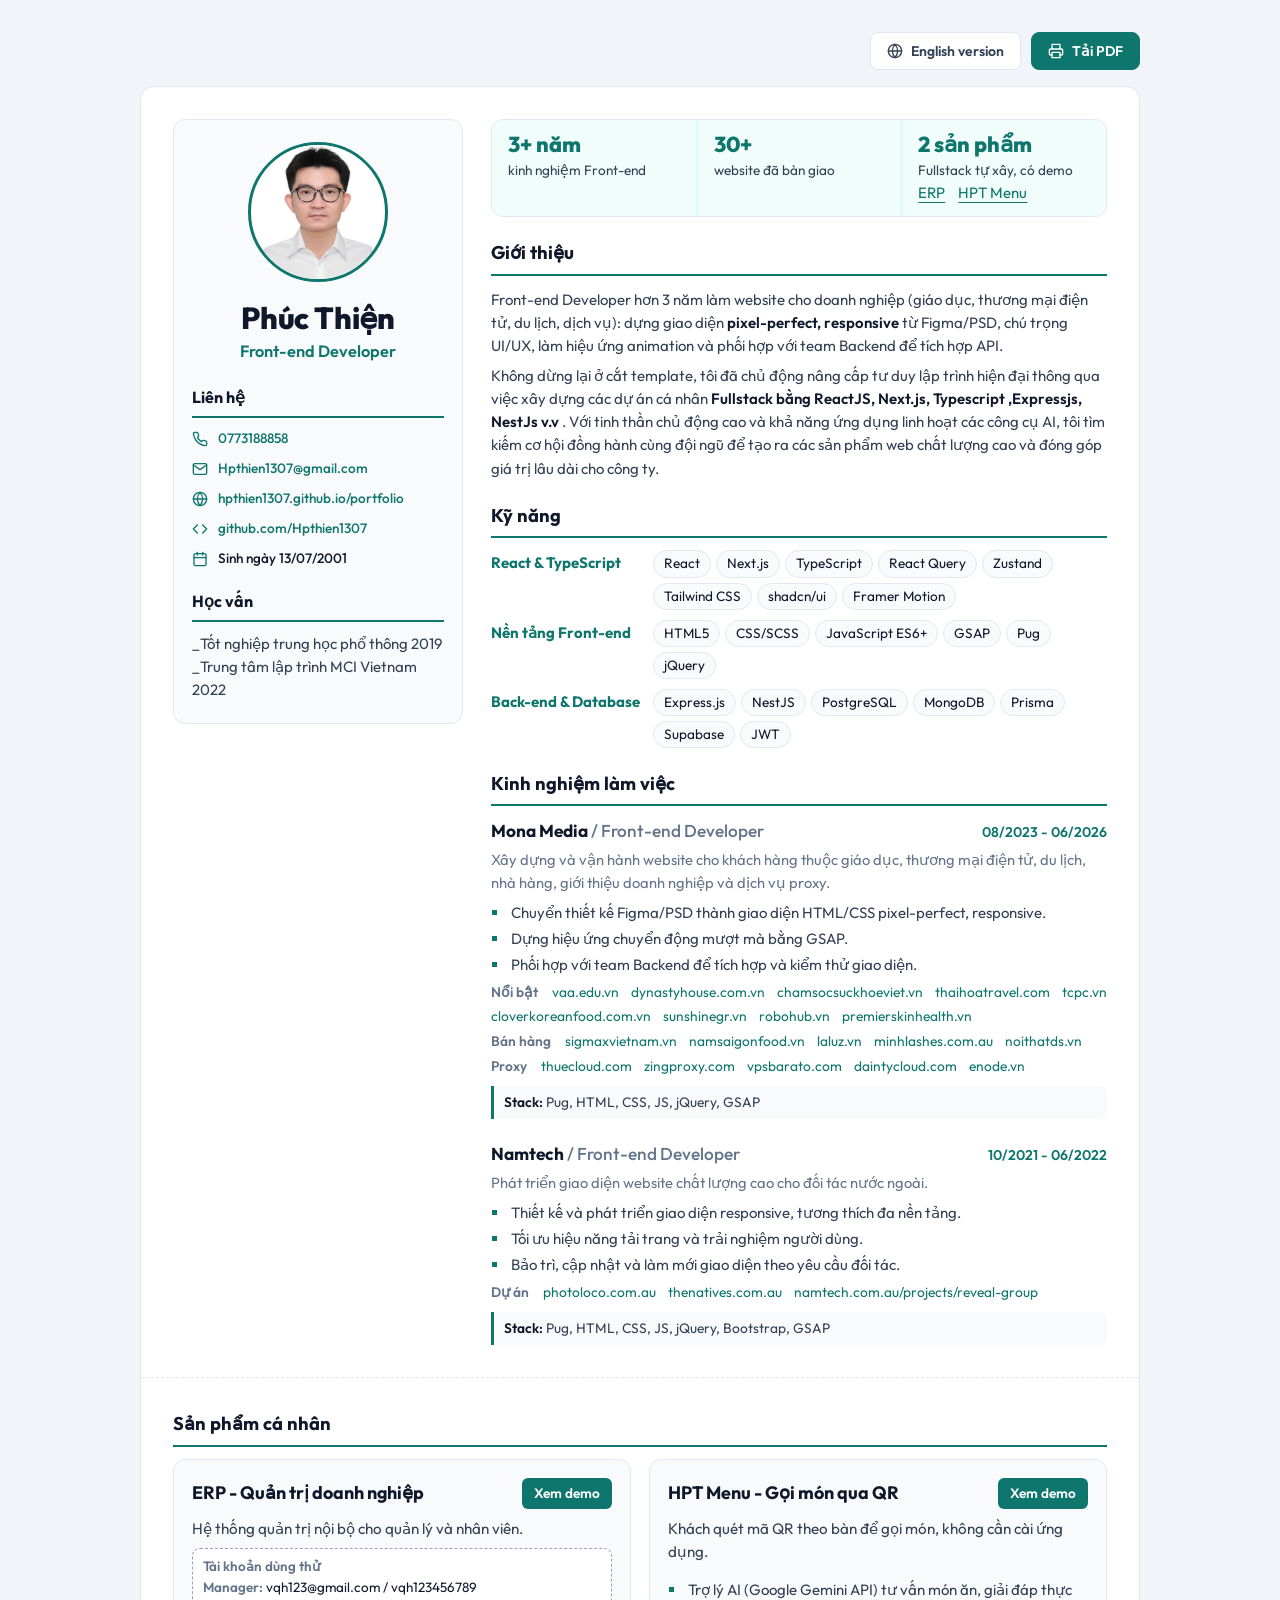
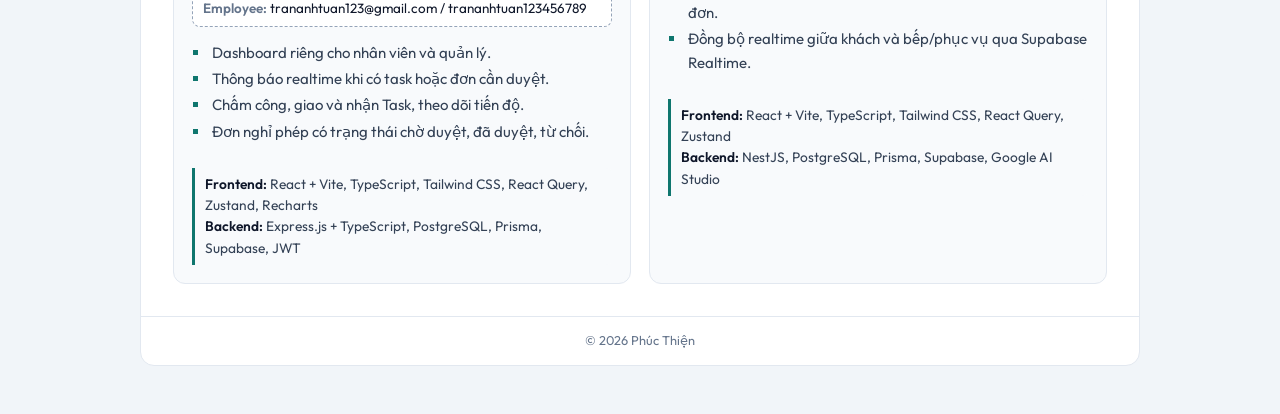
<file: index.html>
<!doctype html>
<html lang="vi">
  <head>
    <meta charset="UTF-8" />
    <meta name="viewport" content="width=device-width, initial-scale=1.0" />
    <title>Phúc Thiện - Front-end Developer (React, TypeScript) | CV</title>
    <meta
      name="description"
      content="CV Phúc Thiện: Front-end Developer hơn 3 năm kinh nghiệm, 30+ website đã bàn giao, tự xây sản phẩm Fullstack với React, TypeScript, PostgreSQL."
    />
    <meta property="og:title" content="Phúc Thiện - Front-end Developer (React, TypeScript) | CV" />
    <meta
      property="og:description"
      content="CV Phúc Thiện: Front-end Developer hơn 3 năm kinh nghiệm, 30+ website đã bàn giao, tự xây sản phẩm Fullstack với React, TypeScript, PostgreSQL."
    />
    <meta property="og:image" content="https://hpthien1307.github.io/MyCv/avatar.jpg" />
    <link rel="alternate" hreflang="en" href="https://hpthien1307.github.io/MyCv/index_en.html" />
    <link rel="preconnect" href="https://fonts.googleapis.com" />
    <link rel="preconnect" href="https://fonts.gstatic.com" crossorigin />
    <link
      href="https://fonts.googleapis.com/css2?family=Outfit:wght@400;500;600;700;800&display=swap"
      rel="stylesheet"
    />
    <link rel="stylesheet" href="style.css" />
  </head>
  <body>
    <svg class="sprite" aria-hidden="true" xmlns="http://www.w3.org/2000/svg">
      <symbol id="i-cal" viewBox="0 0 24 24">
        <rect x="3" y="4" width="18" height="18" rx="2" />
        <path d="M16 2v4M8 2v4M3 10h18" />
      </symbol>
      <symbol id="i-phone" viewBox="0 0 24 24">
        <path
          d="M22 16.92v3a2 2 0 0 1-2.18 2 19.79 19.79 0 0 1-8.63-3.07 19.5 19.5 0 0 1-6-6 19.79 19.79 0 0 1-3.07-8.67A2 2 0 0 1 4.11 2h3a2 2 0 0 1 2 1.72c.13.96.36 1.9.7 2.81a2 2 0 0 1-.45 2.11L8.09 9.91a16 16 0 0 0 6 6l1.27-1.27a2 2 0 0 1 2.11-.45c.91.34 1.85.57 2.81.7A2 2 0 0 1 22 16.92z"
        />
      </symbol>
      <symbol id="i-mail" viewBox="0 0 24 24">
        <path d="M4 4h16a2 2 0 0 1 2 2v12a2 2 0 0 1-2 2H4a2 2 0 0 1-2-2V6a2 2 0 0 1 2-2z" />
        <path d="m22 6-10 7L2 6" />
      </symbol>
      <symbol id="i-globe" viewBox="0 0 24 24">
        <circle cx="12" cy="12" r="10" />
        <path d="M2 12h20M12 2a15.3 15.3 0 0 1 4 10 15.3 15.3 0 0 1-4 10 15.3 15.3 0 0 1-4-10 15.3 15.3 0 0 1 4-10z" />
      </symbol>
      <symbol id="i-code" viewBox="0 0 24 24">
        <path d="m16 18 6-6-6-6M8 6l-6 6 6 6" />
      </symbol>
      <symbol id="i-print" viewBox="0 0 24 24">
        <path d="M6 9V2h12v7M6 18H4a2 2 0 0 1-2-2v-5a2 2 0 0 1 2-2h16a2 2 0 0 1 2 2v5a2 2 0 0 1-2 2h-2" />
        <rect x="6" y="14" width="12" height="8" />
      </symbol>
    </svg>

    <div class="toolbar no-print">
      <a class="btn" href="index_en.html">
        <svg class="ico"><use href="#i-globe" /></svg>
        English version
      </a>
      <button class="btn btn-primary" onclick="window.print()" title="Mở hộp thoại in, chọn “Lưu dưới dạng PDF”">
        <svg class="ico"><use href="#i-print" /></svg>
        Tải PDF
      </button>
    </div>

    <div class="resume">
      <!-- TRANG 1: ai - level nào - liên hệ - kinh nghiệm -->
      <div class="page page-1">
        <aside class="side">
          <div class="avatar">
            <img src="./public/me.jpg" />
          </div>
          <div class="who">
            <h1 class="name">Phúc Thiện</h1>
            <p class="role">Front-end Developer</p>
          </div>

          <section>
            <h2>Liên hệ</h2>
            <ul class="contact">
              <li>
                <svg class="ico"><use href="#i-phone" /></svg>
                <a href="tel:0773188858">0773188858</a>
              </li>
              <li>
                <svg class="ico"><use href="#i-mail" /></svg>
                <a href="mailto:Hpthien1307@gmail.com">Hpthien1307@gmail.com</a>
              </li>
              <!-- Thêm khu vực làm việc nếu muốn, ví dụ:
              <li><svg class="ico"><use href="#i-globe"/></svg> <span>TP. Hồ Chí Minh</span></li> -->
              <li>
                <svg class="ico"><use href="#i-globe" /></svg>
                <a href="https://hpthien1307.github.io/portfolio/" target="_blank" rel="noopener">
                  hpthien1307.github.io/portfolio
                </a>
              </li>
              <li>
                <svg class="ico"><use href="#i-code" /></svg>
                <a href="https://github.com/Hpthien1307?tab=repositories" target="_blank" rel="noopener">
                  github.com/Hpthien1307
                </a>
              </li>
              <li>
                <svg class="ico"><use href="#i-cal" /></svg>
                <span>Sinh ngày 13/07/2001</span>
              </li>
            </ul>
          </section>

          <section>
            <h2>Học vấn</h2>
            <p>_Tốt nghiệp trung học phổ thông 2019</p>
            <p>_Trung tâm lập trình MCI Vietnam 2022</p>
          </section>
        </aside>

        <main class="main">
          <div class="facts">
            <div>
              <b>3+ năm</b>
              <span>kinh nghiệm Front-end</span>
            </div>
            <div>
              <b>30+</b>
              <span>website đã bàn giao</span>
            </div>
            <div>
              <b>2 sản phẩm</b>
              <span>Fullstack tự xây, có demo</span>
              <a href="https://erpfrontend-eosin.vercel.app/" target="_blank" style="margin-right: 10px">ERP</a>
              <a href="https://htp-menu-frontend.vercel.app/" target="_blank">HPT Menu</a>
            </div>
          </div>

          <section class="summary">
            <h2>Giới thiệu</h2>

            <p>
              Front-end Developer hơn 3 năm làm website cho doanh nghiệp (giáo dục, thương mại điện tử, du lịch, dịch
              vụ): dựng giao diện
              <b>pixel-perfect, responsive</b>
              từ Figma/PSD, chú trọng UI/UX, làm hiệu ứng animation và phối hợp với team Backend để tích hợp API.
            </p>
            <p>
              Không dừng lại ở cắt template, tôi đã chủ động nâng cấp tư duy lập trình hiện đại thông qua việc xây dựng
              các dự án cá nhân
              <b>Fullstack bằng ReactJS, Next.js, Typescript ,Expressjs, NestJs v.v</b>
              . Với tinh thần chủ động cao và khả năng ứng dụng linh hoạt các công cụ AI, tôi tìm kiếm cơ hội đồng hành
              cùng đội ngũ để tạo ra các sản phẩm web chất lượng cao và đóng góp giá trị lâu dài cho công ty.
            </p>
          </section>
          <section>
            <h2>Kỹ năng</h2>
            <dl class="skill-rows">
              <div>
                <dt>React & TypeScript</dt>
                <dd>
                  <i>React</i>
                  <i>Next.js</i>
                  <i>TypeScript</i>
                  <i>React Query</i>
                  <i>Zustand</i>
                  <i>Tailwind CSS</i>
                  <i>shadcn/ui</i>
                  <i>Framer Motion</i>
                </dd>
              </div>
              <div>
                <dt>Nền tảng Front-end</dt>
                <dd>
                  <i>HTML5</i>
                  <i>CSS/SCSS</i>
                  <i>JavaScript ES6+</i>
                  <i>GSAP</i>
                  <i>Pug</i>
                  <i>jQuery</i>
                </dd>
              </div>
              <div>
                <dt>Back-end & Database</dt>
                <dd>
                  <i>Express.js</i>
                  <i>NestJS</i>
                  <i>PostgreSQL</i>
                  <i>MongoDB</i>
                  <i>Prisma</i>
                  <i>Supabase</i>
                  <i>JWT</i>
                </dd>
              </div>
            </dl>
          </section>

          <section>
            <h2>Kinh nghiệm làm việc</h2>
            <article class="job">
              <div class="job-head">
                <h3 class="job-title">
                  Mona Media
                  <span>/ Front-end Developer</span>
                </h3>
                <span class="job-date">08/2023 - 06/2026</span>
              </div>
              <p class="job-note">
                Xây dựng và vận hành website cho khách hàng thuộc giáo dục, thương mại điện tử, du lịch, nhà hàng, giới
                thiệu doanh nghiệp và dịch vụ proxy.
              </p>
              <ul class="bullets">
                <li>Chuyển thiết kế Figma/PSD thành giao diện HTML/CSS pixel-perfect, responsive.</li>
                <li>Dựng hiệu ứng chuyển động mượt mà bằng GSAP.</li>
                <li>Phối hợp với team Backend để tích hợp và kiểm thử giao diện.</li>
              </ul>
              <p class="links">
                <b>Nổi bật</b>
                <a href="https://vaa.edu.vn/" target="_blank" rel="noopener">vaa.edu.vn</a>
                <a href="https://www.dynastyhouse.com.vn/" target="_blank" rel="noopener">dynastyhouse.com.vn</a>
                <a href="https://chamsocsuckhoeviet.vn/" target="_blank" rel="noopener">chamsocsuckhoeviet.vn</a>
                <a href="https://thaihoatravel.com/" target="_blank" rel="noopener">thaihoatravel.com</a>
                <a href="https://tcpc.vn/" target="_blank" rel="noopener">tcpc.vn</a>
                <a href="https://cloverkoreanfood.com.vn/" target="_blank" rel="noopener">cloverkoreanfood.com.vn</a>
                <a href="https://sunshinegr.vn/" target="_blank" rel="noopener">sunshinegr.vn</a>
                <a href="https://robohub.vn/" target="_blank" rel="noopener">robohub.vn</a>
                <a href="https://premierskinhealth.vn/" target="_blank" rel="noopener">premierskinhealth.vn</a>
              </p>
              <p class="links">
                <b>Bán hàng</b>
                <a href="https://sigmaxvietnam.vn/" target="_blank" rel="noopener">sigmaxvietnam.vn</a>
                <a href="https://namsaigonfood.vn/" target="_blank" rel="noopener">namsaigonfood.vn</a>
                <a href="https://laluz.vn/" target="_blank" rel="noopener">laluz.vn</a>
                <a href="https://minhlashes.com.au/" target="_blank" rel="noopener">minhlashes.com.au</a>
                <a href="https://noithatds.vn/" target="_blank" rel="noopener">noithatds.vn</a>
              </p>
              <p class="links">
                <b>Proxy</b>
                <a href="https://thuecloud.com/" target="_blank" rel="noopener">thuecloud.com</a>
                <a href="https://zingproxy.com/" target="_blank" rel="noopener">zingproxy.com</a>
                <a href="https://vpsbarato.com/" target="_blank" rel="noopener">vpsbarato.com</a>
                <a href="https://daintycloud.com/" target="_blank" rel="noopener">daintycloud.com</a>
                <a href="https://enode.vn/" target="_blank" rel="noopener">enode.vn</a>
              </p>
              <div class="stack">
                <b>Stack:</b>
                Pug, HTML, CSS, JS, jQuery, GSAP
              </div>
            </article>
            <article class="job">
              <div class="job-head">
                <h3 class="job-title">
                  Namtech
                  <span>/ Front-end Developer</span>
                </h3>
                <span class="job-date">10/2021 - 06/2022</span>
              </div>
              <p class="job-note">Phát triển giao diện website chất lượng cao cho đối tác nước ngoài.</p>
              <ul class="bullets">
                <li>Thiết kế và phát triển giao diện responsive, tương thích đa nền tảng.</li>
                <li>Tối ưu hiệu năng tải trang và trải nghiệm người dùng.</li>
                <li>Bảo trì, cập nhật và làm mới giao diện theo yêu cầu đối tác.</li>
              </ul>
              <p class="links">
                <b>Dự án</b>
                <a href="https://photoloco.com.au/" target="_blank" rel="noopener">photoloco.com.au</a>
                <a href="https://thenatives.com.au/" target="_blank" rel="noopener">thenatives.com.au</a>
                <a href="https://namtech.com.au/projects/reveal-group/" target="_blank" rel="noopener">
                  namtech.com.au/projects/reveal-group
                </a>
              </p>
              <div class="stack">
                <b>Stack:</b>
                Pug, HTML, CSS, JS, jQuery, Bootstrap, GSAP
              </div>
            </article>
          </section>
        </main>
      </div>

      <!-- TRANG 2: sản phẩm cá nhân (chứng minh React/TypeScript) -->
      <div class="page page-2">
        <section>
          <h2>Sản phẩm cá nhân</h2>
          <div class="projects">
            <article class="project">
              <div class="project-head">
                <h3 class="project-name">ERP - Quản trị doanh nghiệp</h3>
                <a class="btn-demo" href="https://erpfrontend-eosin.vercel.app/" target="_blank" rel="noopener">
                  Xem demo
                </a>
              </div>
              <p class="lead">Hệ thống quản trị nội bộ cho quản lý và nhân viên.</p>
              <div class="account">
                <b>Tài khoản dùng thử</b>
                <div>
                  <b>Manager:</b>
                  <code>vqh123@gmail.com / vqh123456789</code>
                </div>
                <div>
                  <b>Employee:</b>
                  <code>trananhtuan123@gmail.com / trananhtuan123456789</code>
                </div>
              </div>
              <ul class="bullets">
                <li>Dashboard riêng cho nhân viên và quản lý.</li>
                <li>Thông báo realtime khi có task hoặc đơn cần duyệt.</li>
                <li>Chấm công, giao và nhận Task, theo dõi tiến độ.</li>
                <li>Đơn nghỉ phép có trạng thái chờ duyệt, đã duyệt, từ chối.</li>
              </ul>
              <div class="stack">
                <b>Frontend:</b>
                React + Vite, TypeScript, Tailwind CSS, React Query, Zustand, Recharts
                <br />
                <b>Backend:</b>
                Express.js + TypeScript, PostgreSQL, Prisma, Supabase, JWT
              </div>
            </article>
            <article class="project">
              <div class="project-head">
                <h3 class="project-name">HPT Menu - Gọi món qua QR</h3>
                <a class="btn-demo" href="https://htp-menu-frontend.vercel.app" target="_blank" rel="noopener">
                  Xem demo
                </a>
              </div>
              <p class="lead">Khách quét mã QR theo bàn để gọi món, không cần cài ứng dụng.</p>

              <ul class="bullets">
                <li>Trợ lý AI (Google Gemini API) tư vấn món ăn, giải đáp thực đơn.</li>
                <li>Đồng bộ realtime giữa khách và bếp/phục vụ qua Supabase Realtime.</li>
              </ul>
              <div class="stack">
                <b>Frontend:</b>
                React + Vite, TypeScript, Tailwind CSS, React Query, Zustand
                <br />
                <b>Backend:</b>
                NestJS, PostgreSQL, Prisma, Supabase, Google AI Studio
              </div>
            </article>
            <article class="project" hidden>
              <div class="project-head">
                <h3 class="project-name">Local-Shop - Nền tảng E-commerce</h3>
                <a class="btn-demo" href="https://localshop-frontend-orcin.vercel.app/" target="_blank" rel="noopener">
                  Xem demo
                </a>
              </div>
              <p class="lead">Thương mại điện tử Fullstack: storefront, admin panel và RESTful API tách biệt.</p>

              <ul class="bullets">
                <li>Quản lý sản phẩm, kho và đơn hàng cho quản trị viên.</li>
                <li>Xác thực JWT cho khách hàng và admin.</li>
              </ul>
              <div class="stack">
                <b>Frontend:</b>
                React + Vite, Tailwind CSS v4, Sass, React Query, Zustand
                <br />
                <b>Backend:</b>
                Express, MongoDB, JWT
              </div>
            </article>
          </div>
        </section>
      </div>

      <p class="foot no-print">© 2026 Phúc Thiện</p>
    </div>
  </body>
</html>
</file>
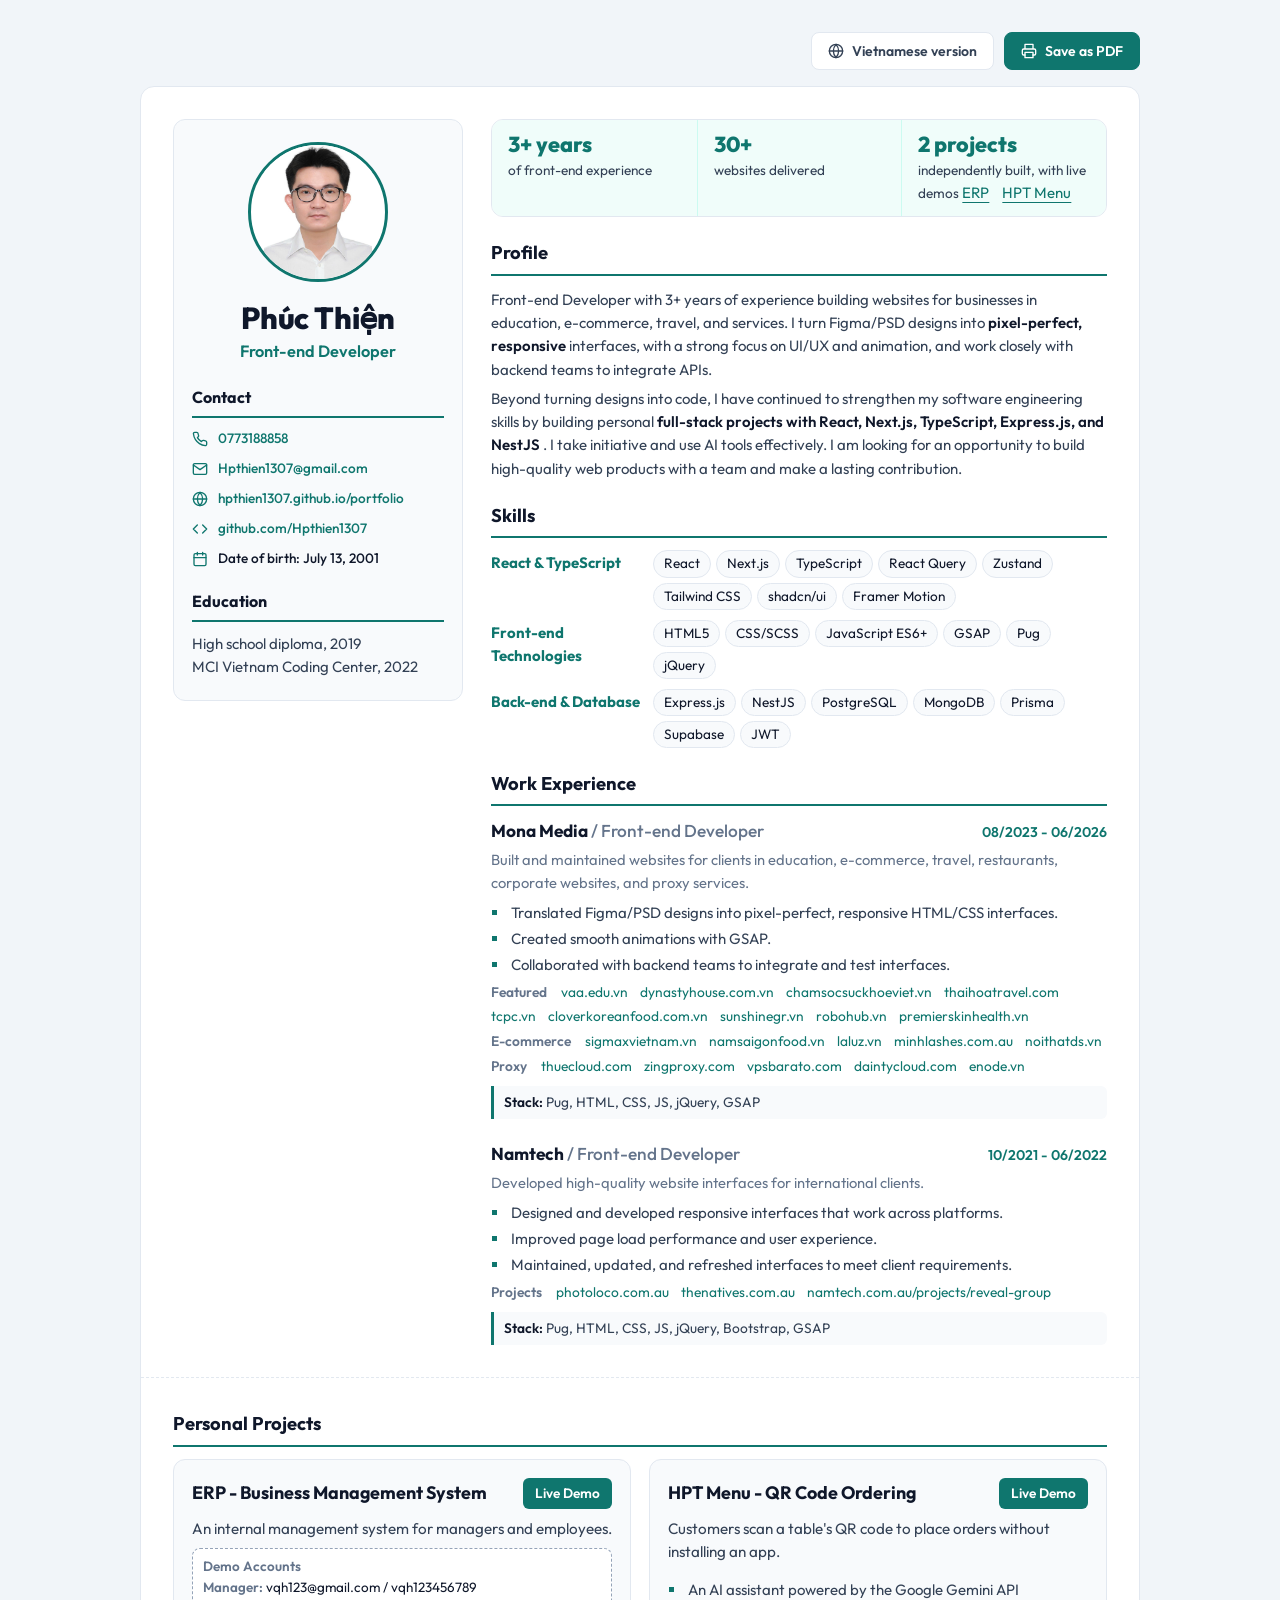
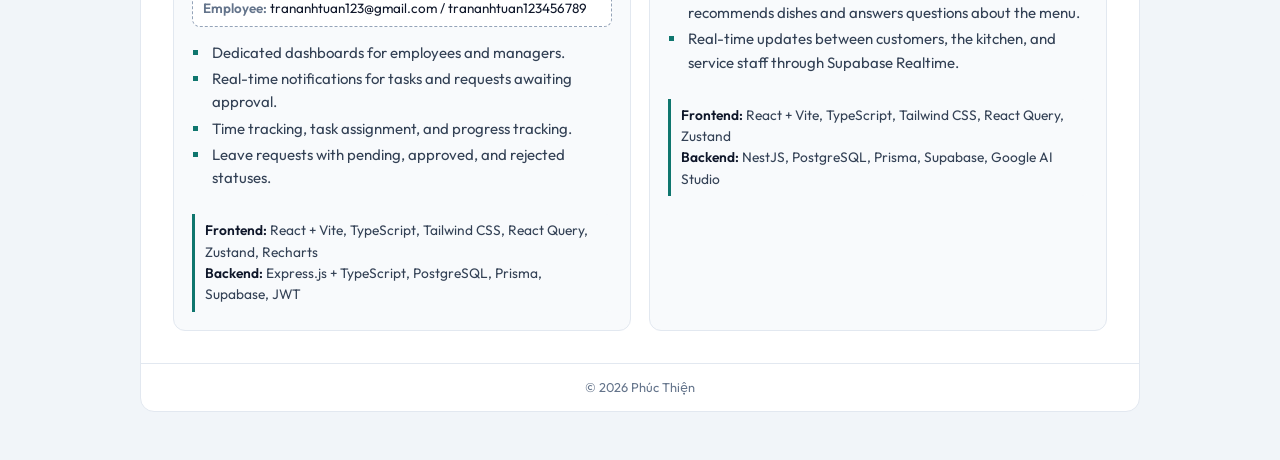
<file: index_en.html>
<!doctype html>
<html lang="en">
  <head>
    <meta charset="UTF-8" />
    <meta name="viewport" content="width=device-width, initial-scale=1.0" />
    <title>Phúc Thiện - Front-end Developer (React, TypeScript) | Resume</title>
    <meta
      name="description"
      content="Phúc Thiện's resume: Front-end Developer with 3+ years of experience, 30+ websites delivered, and independently built full-stack products using React, TypeScript, and PostgreSQL."
    />
    <meta property="og:title" content="Phúc Thiện - Front-end Developer (React, TypeScript) | Resume" />
    <meta
      property="og:description"
      content="Phúc Thiện's resume: Front-end Developer with 3+ years of experience, 30+ websites delivered, and independently built full-stack products using React, TypeScript, and PostgreSQL."
    />
    <meta property="og:image" content="https://hpthien1307.github.io/MyCv/avatar.jpg" />
    <link rel="alternate" hreflang="vi" href="https://hpthien1307.github.io/MyCv/" />
    <link rel="preconnect" href="https://fonts.googleapis.com" />
    <link rel="preconnect" href="https://fonts.gstatic.com" crossorigin />
    <link
      href="https://fonts.googleapis.com/css2?family=Outfit:wght@400;500;600;700;800&display=swap"
      rel="stylesheet"
    />
    <link rel="stylesheet" href="style.css" />
  </head>
  <body>
    <svg class="sprite" aria-hidden="true" xmlns="http://www.w3.org/2000/svg">
      <symbol id="i-cal" viewBox="0 0 24 24">
        <rect x="3" y="4" width="18" height="18" rx="2" />
        <path d="M16 2v4M8 2v4M3 10h18" />
      </symbol>
      <symbol id="i-phone" viewBox="0 0 24 24">
        <path
          d="M22 16.92v3a2 2 0 0 1-2.18 2 19.79 19.79 0 0 1-8.63-3.07 19.5 19.5 0 0 1-6-6 19.79 19.79 0 0 1-3.07-8.67A2 2 0 0 1 4.11 2h3a2 2 0 0 1 2 1.72c.13.96.36 1.9.7 2.81a2 2 0 0 1-.45 2.11L8.09 9.91a16 16 0 0 0 6 6l1.27-1.27a2 2 0 0 1 2.11-.45c.91.34 1.85.57 2.81.7A2 2 0 0 1 22 16.92z"
        />
      </symbol>
      <symbol id="i-mail" viewBox="0 0 24 24">
        <path d="M4 4h16a2 2 0 0 1 2 2v12a2 2 0 0 1-2 2H4a2 2 0 0 1-2-2V6a2 2 0 0 1 2-2z" />
        <path d="m22 6-10 7L2 6" />
      </symbol>
      <symbol id="i-globe" viewBox="0 0 24 24">
        <circle cx="12" cy="12" r="10" />
        <path d="M2 12h20M12 2a15.3 15.3 0 0 1 4 10 15.3 15.3 0 0 1-4 10 15.3 15.3 0 0 1-4-10 15.3 15.3 0 0 1 4-10z" />
      </symbol>
      <symbol id="i-code" viewBox="0 0 24 24">
        <path d="m16 18 6-6-6-6M8 6l-6 6 6 6" />
      </symbol>
      <symbol id="i-print" viewBox="0 0 24 24">
        <path d="M6 9V2h12v7M6 18H4a2 2 0 0 1-2-2v-5a2 2 0 0 1 2-2h16a2 2 0 0 1 2 2v5a2 2 0 0 1-2 2h-2" />
        <rect x="6" y="14" width="12" height="8" />
      </symbol>
    </svg>

    <div class="toolbar no-print">
      <a class="btn" href="index.html">
        <svg class="ico"><use href="#i-globe" /></svg>
        Vietnamese version
      </a>
      <button class="btn btn-primary" onclick="window.print()" title="Open the print dialog and select “Save as PDF”">
        <svg class="ico"><use href="#i-print" /></svg>
        Save as PDF
      </button>
    </div>

    <div class="resume">
      <!-- Page 1: profile, contact details, and work experience -->
      <div class="page page-1">
        <aside class="side">
          <div class="avatar">
            <img src="./public/me.jpg" />
          </div>
          <div class="who">
            <h1 class="name">Phúc Thiện</h1>
            <p class="role">Front-end Developer</p>
          </div>

          <section>
            <h2>Contact</h2>
            <ul class="contact">
              <li>
                <svg class="ico"><use href="#i-phone" /></svg>
                <a href="tel:0773188858">0773188858</a>
              </li>
              <li>
                <svg class="ico"><use href="#i-mail" /></svg>
                <a href="mailto:Hpthien1307@gmail.com">Hpthien1307@gmail.com</a>
              </li>
              <!-- Add a work location here if needed, e.g. Ho Chi Minh City. -->
              <li>
                <svg class="ico"><use href="#i-globe" /></svg>
                <a href="https://hpthien1307.github.io/portfolio/" target="_blank" rel="noopener">
                  hpthien1307.github.io/portfolio
                </a>
              </li>
              <li>
                <svg class="ico"><use href="#i-code" /></svg>
                <a href="https://github.com/Hpthien1307?tab=repositories" target="_blank" rel="noopener">
                  github.com/Hpthien1307
                </a>
              </li>
              <li>
                <svg class="ico"><use href="#i-cal" /></svg>
                <span>Date of birth: July 13, 2001</span>
              </li>
            </ul>
          </section>

          <section>
            <h2>Education</h2>
            <p>High school diploma, 2019</p>
            <p>MCI Vietnam Coding Center, 2022</p>
          </section>
        </aside>

        <main class="main">
          <div class="facts">
            <div>
              <b>3+ years</b>
              <span>of front-end experience</span>
            </div>
            <div>
              <b>30+</b>
              <span>websites delivered</span>
            </div>
            <div>
              <b>2 projects</b>
              <span>independently built, with live demos</span>
              <a href="/https://erpfrontend-eosin.vercel.app/" style="margin-right: 10px">ERP</a>
              <a href="/https://htp-menu-frontend.vercel.app/">HPT Menu</a>
            </div>
          </div>

          <section class="summary">
            <h2>Profile</h2>

            <p>
              Front-end Developer with 3+ years of experience building websites for businesses in education, e-commerce,
              travel, and services. I turn Figma/PSD designs into
              <b>pixel-perfect, responsive</b>
              interfaces, with a strong focus on UI/UX and animation, and work closely with backend teams to integrate
              APIs.
            </p>
            <p>
              Beyond turning designs into code, I have continued to strengthen my software engineering skills by
              building personal
              <b>full-stack projects with React, Next.js, TypeScript, Express.js, and NestJS</b>
              . I take initiative and use AI tools effectively. I am looking for an opportunity to build high-quality
              web products with a team and make a lasting contribution.
            </p>
          </section>
          <section>
            <h2>Skills</h2>
            <dl class="skill-rows">
              <div>
                <dt>React & TypeScript</dt>
                <dd>
                  <i>React</i>
                  <i>Next.js</i>
                  <i>TypeScript</i>
                  <i>React Query</i>
                  <i>Zustand</i>
                  <i>Tailwind CSS</i>
                  <i>shadcn/ui</i>
                  <i>Framer Motion</i>
                </dd>
              </div>
              <div>
                <dt>Front-end Technologies</dt>
                <dd>
                  <i>HTML5</i>
                  <i>CSS/SCSS</i>
                  <i>JavaScript ES6+</i>
                  <i>GSAP</i>
                  <i>Pug</i>
                  <i>jQuery</i>
                </dd>
              </div>
              <div>
                <dt>Back-end & Database</dt>
                <dd>
                  <i>Express.js</i>
                  <i>NestJS</i>
                  <i>PostgreSQL</i>
                  <i>MongoDB</i>
                  <i>Prisma</i>
                  <i>Supabase</i>
                  <i>JWT</i>
                </dd>
              </div>
            </dl>
          </section>

          <section>
            <h2>Work Experience</h2>
            <article class="job">
              <div class="job-head">
                <h3 class="job-title">
                  Mona Media
                  <span>/ Front-end Developer</span>
                </h3>
                <span class="job-date">08/2023 - 06/2026</span>
              </div>
              <p class="job-note">
                Built and maintained websites for clients in education, e-commerce, travel, restaurants, corporate
                websites, and proxy services.
              </p>
              <ul class="bullets">
                <li>Translated Figma/PSD designs into pixel-perfect, responsive HTML/CSS interfaces.</li>
                <li>Created smooth animations with GSAP.</li>
                <li>Collaborated with backend teams to integrate and test interfaces.</li>
              </ul>
              <p class="links">
                <b>Featured</b>
                <a href="https://vaa.edu.vn/" target="_blank" rel="noopener">vaa.edu.vn</a>
                <a href="https://www.dynastyhouse.com.vn/" target="_blank" rel="noopener">dynastyhouse.com.vn</a>
                <a href="https://chamsocsuckhoeviet.vn/" target="_blank" rel="noopener">chamsocsuckhoeviet.vn</a>
                <a href="https://thaihoatravel.com/" target="_blank" rel="noopener">thaihoatravel.com</a>
                <a href="https://tcpc.vn/" target="_blank" rel="noopener">tcpc.vn</a>
                <a href="https://cloverkoreanfood.com.vn/" target="_blank" rel="noopener">cloverkoreanfood.com.vn</a>
                <a href="https://sunshinegr.vn/" target="_blank" rel="noopener">sunshinegr.vn</a>
                <a href="https://robohub.vn/" target="_blank" rel="noopener">robohub.vn</a>
                <a href="https://premierskinhealth.vn/" target="_blank" rel="noopener">premierskinhealth.vn</a>
              </p>
              <p class="links">
                <b>E-commerce</b>
                <a href="https://sigmaxvietnam.vn/" target="_blank" rel="noopener">sigmaxvietnam.vn</a>
                <a href="https://namsaigonfood.vn/" target="_blank" rel="noopener">namsaigonfood.vn</a>
                <a href="https://laluz.vn/" target="_blank" rel="noopener">laluz.vn</a>
                <a href="https://minhlashes.com.au/" target="_blank" rel="noopener">minhlashes.com.au</a>
                <a href="https://noithatds.vn/" target="_blank" rel="noopener">noithatds.vn</a>
              </p>
              <p class="links">
                <b>Proxy</b>
                <a href="https://thuecloud.com/" target="_blank" rel="noopener">thuecloud.com</a>
                <a href="https://zingproxy.com/" target="_blank" rel="noopener">zingproxy.com</a>
                <a href="https://vpsbarato.com/" target="_blank" rel="noopener">vpsbarato.com</a>
                <a href="https://daintycloud.com/" target="_blank" rel="noopener">daintycloud.com</a>
                <a href="https://enode.vn/" target="_blank" rel="noopener">enode.vn</a>
              </p>
              <div class="stack">
                <b>Stack:</b>
                Pug, HTML, CSS, JS, jQuery, GSAP
              </div>
            </article>
            <article class="job">
              <div class="job-head">
                <h3 class="job-title">
                  Namtech
                  <span>/ Front-end Developer</span>
                </h3>
                <span class="job-date">10/2021 - 06/2022</span>
              </div>
              <p class="job-note">Developed high-quality website interfaces for international clients.</p>
              <ul class="bullets">
                <li>Designed and developed responsive interfaces that work across platforms.</li>
                <li>Improved page load performance and user experience.</li>
                <li>Maintained, updated, and refreshed interfaces to meet client requirements.</li>
              </ul>
              <p class="links">
                <b>Projects</b>
                <a href="https://photoloco.com.au/" target="_blank" rel="noopener">photoloco.com.au</a>
                <a href="https://thenatives.com.au/" target="_blank" rel="noopener">thenatives.com.au</a>
                <a href="https://namtech.com.au/projects/reveal-group/" target="_blank" rel="noopener">
                  namtech.com.au/projects/reveal-group
                </a>
              </p>
              <div class="stack">
                <b>Stack:</b>
                Pug, HTML, CSS, JS, jQuery, Bootstrap, GSAP
              </div>
            </article>
          </section>
        </main>
      </div>

      <!-- Page 2: personal projects showcasing React and TypeScript -->
      <div class="page page-2">
        <section>
          <h2>Personal Projects</h2>
          <div class="projects">
            <article class="project">
              <div class="project-head">
                <h3 class="project-name">ERP - Business Management System</h3>
                <a class="btn-demo" href="https://erpfrontend-eosin.vercel.app/" target="_blank" rel="noopener">
                  Live Demo
                </a>
              </div>
              <p class="lead">An internal management system for managers and employees.</p>
              <div class="account">
                <b>Demo Accounts</b>
                <div>
                  <b>Manager:</b>
                  <code>vqh123@gmail.com / vqh123456789</code>
                </div>
                <div>
                  <b>Employee:</b>
                  <code>trananhtuan123@gmail.com / trananhtuan123456789</code>
                </div>
              </div>
              <ul class="bullets">
                <li>Dedicated dashboards for employees and managers.</li>
                <li>Real-time notifications for tasks and requests awaiting approval.</li>
                <li>Time tracking, task assignment, and progress tracking.</li>
                <li>Leave requests with pending, approved, and rejected statuses.</li>
              </ul>
              <div class="stack">
                <b>Frontend:</b>
                React + Vite, TypeScript, Tailwind CSS, React Query, Zustand, Recharts
                <br />
                <b>Backend:</b>
                Express.js + TypeScript, PostgreSQL, Prisma, Supabase, JWT
              </div>
            </article>
            <article class="project">
              <div class="project-head">
                <h3 class="project-name">HPT Menu - QR Code Ordering</h3>
                <a class="btn-demo" href="https://htp-menu-frontend.vercel.app" target="_blank" rel="noopener">
                  Live Demo
                </a>
              </div>
              <p class="lead">Customers scan a table's QR code to place orders without installing an app.</p>

              <ul class="bullets">
                <li>
                  An AI assistant powered by the Google Gemini API recommends dishes and answers questions about the
                  menu.
                </li>
                <li>Real-time updates between customers, the kitchen, and service staff through Supabase Realtime.</li>
              </ul>
              <div class="stack">
                <b>Frontend:</b>
                React + Vite, TypeScript, Tailwind CSS, React Query, Zustand
                <br />
                <b>Backend:</b>
                NestJS, PostgreSQL, Prisma, Supabase, Google AI Studio
              </div>
            </article>
            <article class="project" hidden>
              <div class="project-head">
                <h3 class="project-name">Local-Shop - E-commerce Platform</h3>
                <a class="btn-demo" href="https://localshop-frontend-orcin.vercel.app/" target="_blank" rel="noopener">
                  Live Demo
                </a>
              </div>
              <p class="lead">
                A full-stack e-commerce platform with a storefront, admin panel, and a separate REST API.
              </p>

              <ul class="bullets">
                <li>Product, inventory, and order management for administrators.</li>
                <li>JWT authentication for customers and administrators.</li>
              </ul>
              <div class="stack">
                <b>Frontend:</b>
                React + Vite, Tailwind CSS v4, Sass, React Query, Zustand
                <br />
                <b>Backend:</b>
                Express, MongoDB, JWT
              </div>
            </article>
          </div>
        </section>
      </div>

      <p class="foot no-print">© 2026 Phúc Thiện</p>
    </div>
  </body>
</html>
</file>
<file: style.css>
/* ==========================================================================
   CV - Phúc Thiện
   Nguyên tắc: HR đọc được 3 thứ trong 6 giây đầu: ai - level nào - liên hệ thế nào.
   ========================================================================== */
:root {
  --ink: #0f172a;
  --text: #334155;
  --muted: #64748b;
  --line: #e2e8f0;
  --accent: #0f766e;
  --accent-soft: #f0fdfa;
  --bg: #f1f5f9;
  --paper: #ffffff;
  --side: #f8fafc;
  --font:
    "Outfit", -apple-system, BlinkMacSystemFont, "Segoe UI", Roboto, sans-serif;
}

* {
  box-sizing: border-box;
  margin: 0;
  padding: 0;
}
[hidden] {
  display: none !important;
}

body {
  font-family: var(--font);
  background: var(--bg);
  color: var(--text);
  line-height: 1.55;
  font-size: 15px;
  padding: 32px 16px 48px;
  -webkit-font-smoothing: antialiased;
}

a {
  color: var(--accent);
  text-decoration: none;
}
a:hover {
  text-decoration: underline;
}
a:focus-visible,
button:focus-visible {
  outline: 2px solid var(--accent);
  outline-offset: 2px;
}
strong,
b {
  color: var(--ink);
  font-weight: 600;
}
ul {
  list-style: none;
}

.sprite {
  position: absolute;
  width: 0;
  height: 0;
  overflow: hidden;
}
.ico {
  width: 16px;
  height: 16px;
  flex: none;
  fill: none;
  stroke: currentColor;
  stroke-width: 2;
  stroke-linecap: round;
  stroke-linejoin: round;
}

/* ---------- Toolbar (chỉ hiện trên web) ---------- */
.toolbar {
  max-width: 1000px;
  margin: 0 auto 16px;
  display: flex;
  justify-content: flex-end;
  gap: 10px;
}
.btn {
  display: inline-flex;
  align-items: center;
  gap: 8px;
  padding: 9px 16px;
  border-radius: 8px;
  font: 600 14px var(--font);
  border: 1px solid var(--line);
  background: var(--paper);
  color: var(--text);
  cursor: pointer;
}
.btn:hover {
  border-color: var(--accent);
  color: var(--accent);
  text-decoration: none;
}
.btn-primary {
  background: var(--accent);
  border-color: var(--accent);
  color: #fff;
}
.btn-primary:hover {
  background: var(--ink);
  border-color: var(--ink);
  color: #fff;
}

/* ---------- Giấy A4 ---------- */
.resume {
  max-width: 1000px;
  margin: 0 auto;
  background: var(--paper);
  border: 1px solid var(--line);
  border-radius: 14px;
}
.page {
  padding: 32px;
}
.page + .page {
  border-top: 1px dashed var(--line);
}
.page-1 {
  display: grid;
  grid-template-columns: 290px 1fr;
  gap: 28px;
  align-items: start;
}

/* ---------- Sidebar ---------- */
.side {
  position: sticky;
  top: 10px;
  background: var(--side);
  border: 1px solid var(--line);
  border-radius: 12px;
  padding: 22px 18px;
  display: flex;
  flex-direction: column;
  gap: 20px;
}
.avatar {
  width: 140px;
  height: 140px;
  display: flex;
  justify-content: center;
  align-items: center;
  border-radius: 1000px;
  flex-shrink: 0;
  overflow: hidden;
  background-color: white;
  border: 3px solid var(--accent);
  margin: 0 auto;
  background: white;
}
.avatar img {
  width: 120%;
  height: 120%;
  object-fit: contain;
  display: block;
}
.who {
  text-align: center;
}
.name {
  font-size: 1.9rem;
  font-weight: 800;
  color: var(--ink);
  line-height: 1.1;
  letter-spacing: -0.4px;
}
.role {
  margin-top: 4px;
  font-weight: 600;
  color: var(--accent);
  font-size: 1.02rem;
}
.status {
  display: inline-flex;
  align-items: center;
  gap: 6px;
  margin-top: 10px;
  padding: 3px 10px;
  border-radius: 999px;
  background: var(--accent-soft);
  border: 1px solid #99f6e4;
  color: var(--accent);
  font-size: 0.82rem;
  font-weight: 600;
}
.status::before {
  content: "";
  width: 7px;
  height: 7px;
  border-radius: 50%;
  background: #10b981;
}

.side h2 {
  font-size: 1rem;
  font-weight: 700;
  color: var(--ink);
  padding-bottom: 6px;
  margin-bottom: 10px;
  border-bottom: 2px solid var(--accent);
}

.contact {
  display: flex;
  flex-direction: column;
  gap: 9px;
  font-size: 0.85rem;
}
.contact li {
  display: flex;
  gap: 10px;
  align-items: flex-start;
  word-break: break-word;
}
.contact .ico {
  color: var(--accent);
  margin-top: 3px;
}
.contact a,
.contact span {
  color: var(--ink);
  font-weight: 500;
}
.contact a {
  color: var(--accent);
}

.skills {
  display: flex;
  flex-direction: column;
  gap: 12px;
}
.skills dt {
  font-weight: 700;
  color: var(--accent);
  font-size: 0.92rem;
}
.skills dd {
  font-size: 0.88rem;
  line-height: 1.5;
}

/* ---------- Cột chính ---------- */
.main {
  display: flex;
  flex-direction: column;
  gap: 22px;
  min-width: 0;
}
.main h2,
.page-2 h2 {
  font-size: 1.15rem;
  font-weight: 700;
  color: var(--ink);
  padding-bottom: 6px;
  margin-bottom: 12px;
  border-bottom: 2px solid var(--accent);
}

.facts {
  display: grid;
  grid-template-columns: repeat(3, 1fr);
  border: 1px solid var(--line);
  border-radius: 12px;
  overflow: hidden;
}
.facts div {
  padding: 12px 16px;
  background: var(--accent-soft);
}
.facts div + div {
  border-left: 1px solid #ccfbf1;
}
.facts b {
  display: block;
  font-size: 1.35rem;
  line-height: 1.2;
  color: var(--accent);
  font-weight: 800;
}
.facts span {
  font-size: 0.85rem;
  color: var(--text);
}

.facts a {
  text-decoration: underline;
  text-underline-position: under;
}

.summary {
  text-align: left;
}
.summary p + p {
  margin-top: 6px;
}

/* Kinh nghiệm */
.job {
  margin-bottom: 22px;
  break-inside: avoid;
}
.job:last-child {
  margin-bottom: 0;
}
.job-head {
  display: flex;
  justify-content: space-between;
  align-items: baseline;
  gap: 12px;
  flex-wrap: wrap;
}
.job-title {
  font-size: 1.08rem;
  font-weight: 700;
  color: var(--ink);
}
.job-title span {
  font-weight: 500;
  color: var(--muted);
}
.job-date {
  font-size: 0.88rem;
  font-weight: 600;
  color: var(--accent);
  white-space: nowrap;
}
.job-note {
  margin: 4px 0 6px;
  font-size: 0.92rem;
  color: var(--muted);
}
.bullets {
  list-style: square;
  padding-left: 18px;
  margin: 6px 0;
}
.bullets li {
  margin-bottom: 3px;
  padding-left: 2px;
}
.bullets li::marker {
  color: var(--accent);
}
.links {
  display: flex;
  flex-wrap: wrap;
  gap: 2px 12px;
  font-size: 0.86rem;
  margin-top: 4px;
}
.links b {
  color: var(--muted);
  font-weight: 600;
  margin-right: 2px;
}
.stack {
  margin-top: 8px;
  padding: 6px 10px;
  border-left: 3px solid var(--accent);
  background: var(--side);
  font-size: 0.86rem;
  border-radius: 0 6px 6px 0;
}

/* Sản phẩm cá nhân */
.projects {
  display: grid;
  grid-template-columns: 1fr 1fr;
  gap: 18px;
}
.project {
  border: 1px solid var(--line);
  border-radius: 12px;
  padding: 18px;
  background: var(--side);
  break-inside: avoid;
  display: flex;
  flex-direction: column;
  gap: 8px;
}
.project-head {
  display: flex;
  justify-content: space-between;
  align-items: center;
  gap: 10px;
  flex-wrap: wrap;
}
.project-name {
  font-size: 1.12rem;
  font-weight: 700;
  color: var(--ink);
}
.btn-demo {
  background: var(--accent);
  color: #fff;
  padding: 5px 12px;
  border-radius: 6px;
  font-size: 0.85rem;
  font-weight: 600;
}
.btn-demo:hover {
  background: var(--ink);
  color: #fff;
  text-decoration: none;
}
.project p.lead {
  font-size: 0.95rem;
}
.account {
  font-size: 0.84rem;
  border: 1px dashed #94a3b8;
  border-radius: 8px;
  padding: 7px 10px;
  background: var(--paper);
}
.account b {
  color: var(--muted);
  font-weight: 600;
}
.account code {
  font: inherit;
  color: var(--ink);
}

.page-2 section + section {
  margin-top: 22px;
}

.foot {
  text-align: center;
  color: var(--muted);
  font-size: 0.8rem;
  padding: 14px;
  border-top: 1px solid var(--line);
}

/* ---------- Mobile ---------- */
@media screen and (max-width: 860px) {
  body {
    padding: 12px 8px 32px;
  }
  .page {
    padding: 18px;
  }
  .page-1 {
    grid-template-columns: 1fr;
    gap: 22px;
  }
  .facts {
    grid-template-columns: 1fr;
  }
  .facts div + div {
    border-left: 0;
    border-top: 1px solid #ccfbf1;
  }
  .projects {
    grid-template-columns: 1fr;
  }
}

.my-skill-item:not(:last-child) {
  margin-bottom: 16px;
}

.my-skill-tt {
  font-size: 16px;
  color: var(--accent);
}

.my-skill-desc {
  /* color: var(--muted); */
  font-size: 0.92rem;
  color: black;
  font-weight: 400;
}

.skill-rows {
  display: grid;
  gap: 10px;
}
.skill-rows > div {
  display: grid;
  grid-template-columns: 150px 1fr;
  gap: 12px;
  align-items: baseline;
}
.skill-rows dt {
  font-weight: 700;
  color: var(--accent);
}
.skill-rows dd {
  display: flex;
  flex-wrap: wrap;
  gap: 5px;
}
.skill-rows i {
  font-style: normal;
  font-size: 0.85rem;
  padding: 2px 10px;
  border: 1px solid var(--line);
  border-radius: 999px;
  background: var(--side);
  color: var(--ink);
}
@media screen and (max-width: 860px) {
  .skill-rows > div {
    grid-template-columns: 1fr;
    gap: 4px;
  }
}
@media print {
  .skill-rows i {
    font-size: 7.6pt;
    padding: 1px 7px;
  }
  .skill-rows dt {
    font-size: 8.4pt;
  }
}

/* ---------- In / Lưu PDF: đúng 2 trang A4, không header/footer trình duyệt ---------- */
@media print {
  @page {
    size: A4;
    margin: 0;
  }
  html,
  body {
    background: #fff;
  }
  body {
    padding: 0;
    font-size: 9.2pt;
    line-height: 1.45;
    color: #1e293b;
  }
  * {
    print-color-adjust: exact;
    -webkit-print-color-adjust: exact;
  }
  .no-print,
  .foot {
    display: none !important;
  }
  .resume {
    max-width: none;
    border: 0;
    border-radius: 0;
  }
  .page {
    width: 210mm;
    min-height: 296mm;
    padding: 11mm 12mm;
    break-after: page;
    border: 0 !important;
  }
  .page:last-child {
    break-after: auto;
  }
  .page-1 {
    grid-template-columns: 62mm 1fr;
    gap: 8mm;
  }
  .side {
    padding: 14px 12px;
    gap: 14px;
  }
  .avatar {
    width: 28mm;
    height: 28mm;
  }
  .name {
    font-size: 18pt;
  }
  .role {
    font-size: 10pt;
  }
  .status {
    font-size: 7.6pt;
  }
  .side h2 {
    font-size: 9.5pt;
  }
  .contact {
    font-size: 8pt;
    gap: 7px;
  }
  .ico {
    width: 12px;
    height: 12px;
  }
  .skills dt {
    font-size: 8.4pt;
  }
  .skills dd {
    font-size: 8pt;
  }
  .main {
    gap: 14px;
  }
  .main h2,
  .page-2 h2 {
    font-size: 11pt;
    margin-bottom: 8px;
  }
  .facts b {
    font-size: 12.5pt;
  }
  .facts span {
    font-size: 7.8pt;
  }
  .facts div {
    padding: 8px 12px;
  }
  .job {
    margin-bottom: 14px;
  }
  .job-title {
    font-size: 10pt;
  }
  .job-date {
    font-size: 8pt;
  }
  .job-note {
    font-size: 8.4pt;
  }
  .links {
    font-size: 7.8pt;
  }
  .stack {
    font-size: 7.8pt;
  }
  .projects {
    grid-template-columns: 1fr;
    gap: 12px;
  }
  .project {
    padding: 12px 14px;
    gap: 6px;
  }
  .project-name {
    font-size: 10.5pt;
  }
  .btn-demo {
    padding: 2px 8px;
    font-size: 7.6pt;
  }
  .project p.lead {
    font-size: 9.2pt;
  }
  .account {
    font-size: 8.2pt;
  }
  a {
    color: var(--accent);
    text-decoration: none;
  }
}
</file>
